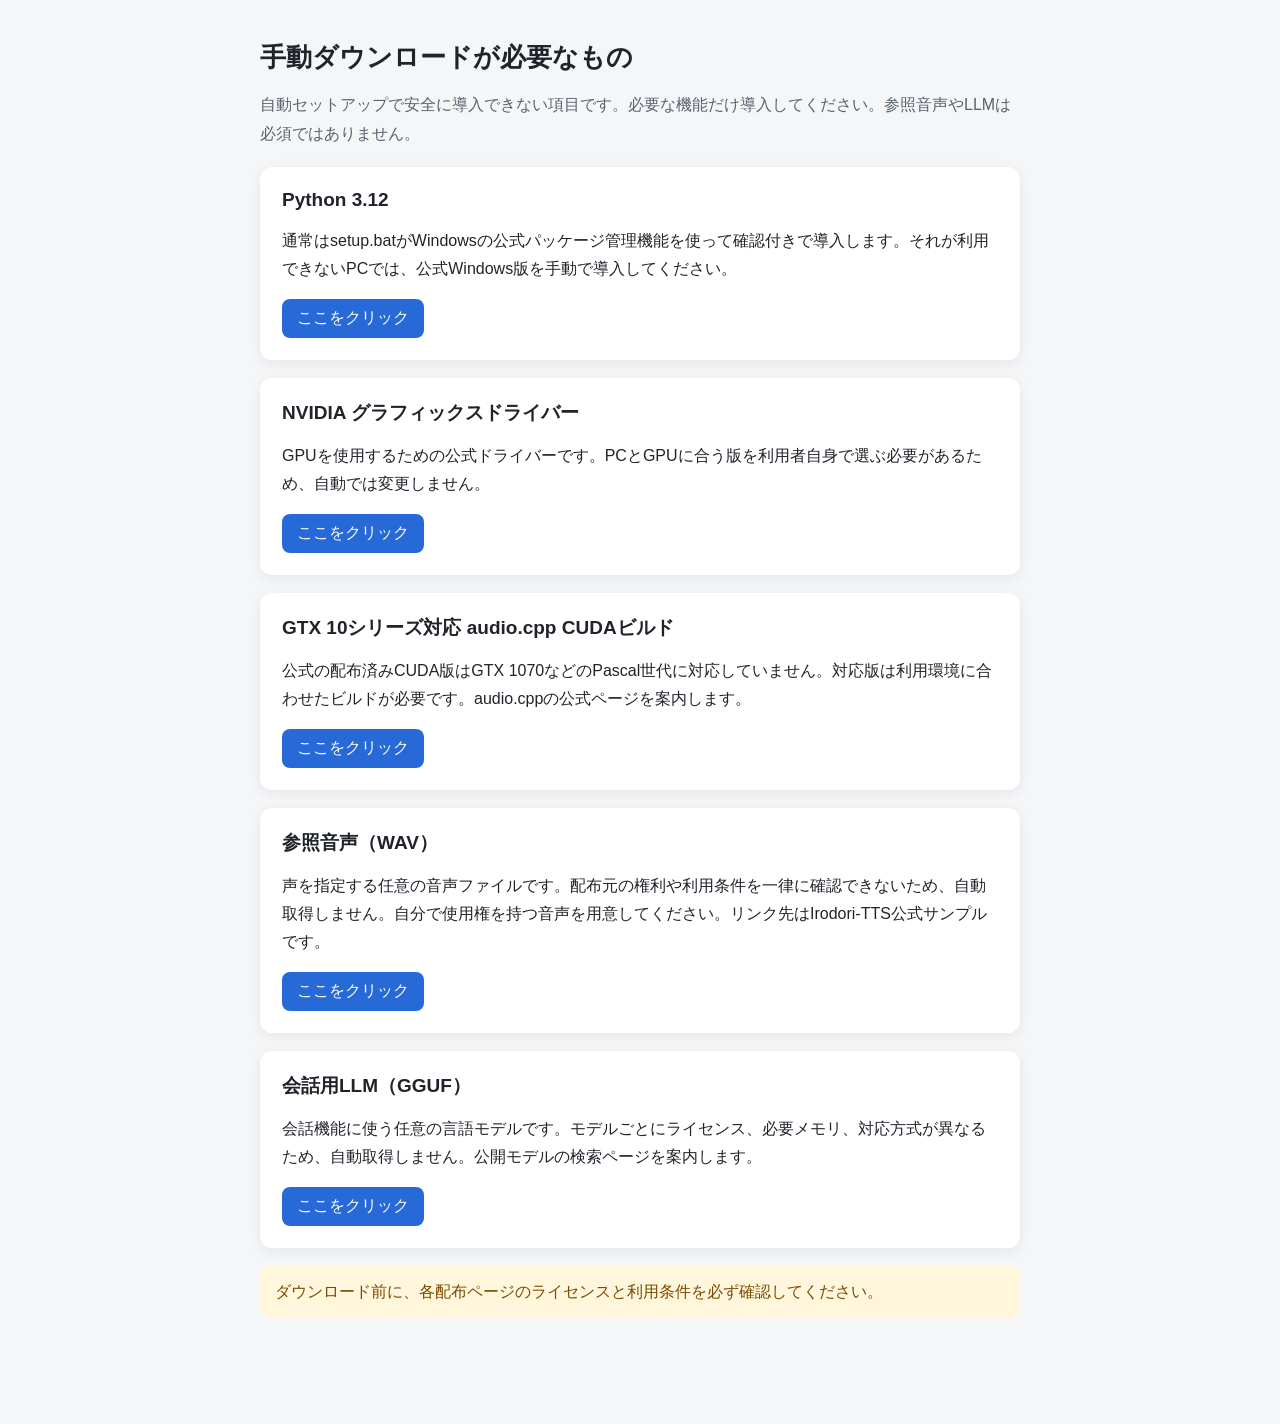
<file: download_links.html>
<!doctype html>
<html lang="ja">
<head>
  <meta charset="utf-8"><meta name="viewport" content="width=device-width, initial-scale=1">
  <title>手動ダウンロード案内 - irodori voice studio</title>
  <style>
    body{margin:0;background:#f4f6f8;color:#20242a;font-family:"Yu Gothic UI","Meiryo",sans-serif}main{max-width:760px;margin:40px auto;padding:0 20px 50px}h1{font-size:26px;margin-bottom:8px}.lead{color:#59636e;line-height:1.8}article{background:#fff;margin:18px 0;padding:22px;border-radius:12px;box-shadow:0 3px 14px #18202b12}h2{margin:0 0 10px;font-size:19px}p{line-height:1.75}a{display:inline-block;padding:9px 15px;border-radius:8px;background:#2869d8;color:#fff;text-decoration:none}.note{color:#7a4b00;background:#fff6dc;padding:12px 15px;border-radius:8px}
  </style>
</head>
<body><main>
  <h1>手動ダウンロードが必要なもの</h1>
  <p class="lead">自動セットアップで安全に導入できない項目です。必要な機能だけ導入してください。参照音声やLLMは必須ではありません。</p>
  <article><h2>Python 3.12</h2><p>通常はsetup.batがWindowsの公式パッケージ管理機能を使って確認付きで導入します。それが利用できないPCでは、公式Windows版を手動で導入してください。</p><a href="https://www.python.org/downloads/windows/">ここをクリック</a></article>
  <article><h2>NVIDIA グラフィックスドライバー</h2><p>GPUを使用するための公式ドライバーです。PCとGPUに合う版を利用者自身で選ぶ必要があるため、自動では変更しません。</p><a href="https://www.nvidia.com/Download/index.aspx">ここをクリック</a></article>
  <article><h2>GTX 10シリーズ対応 audio.cpp CUDAビルド</h2><p>公式の配布済みCUDA版はGTX 1070などのPascal世代に対応していません。対応版は利用環境に合わせたビルドが必要です。audio.cppの公式ページを案内します。</p><a href="https://github.com/0xShug0/audio.cpp">ここをクリック</a></article>
  <article><h2>参照音声（WAV）</h2><p>声を指定する任意の音声ファイルです。配布元の権利や利用条件を一律に確認できないため、自動取得しません。自分で使用権を持つ音声を用意してください。リンク先はIrodori-TTS公式サンプルです。</p><a href="https://huggingface.co/Aratako/Irodori-TTS-500M-v3/tree/main/samples">ここをクリック</a></article>
  <article><h2>会話用LLM（GGUF）</h2><p>会話機能に使う任意の言語モデルです。モデルごとにライセンス、必要メモリ、対応方式が異なるため、自動取得しません。公開モデルの検索ページを案内します。</p><a href="https://huggingface.co/models?library=gguf&amp;pipeline_tag=text-generation">ここをクリック</a></article>
  <p class="note">ダウンロード前に、各配布ページのライセンスと利用条件を必ず確認してください。</p>
</main></body></html>
</file>
